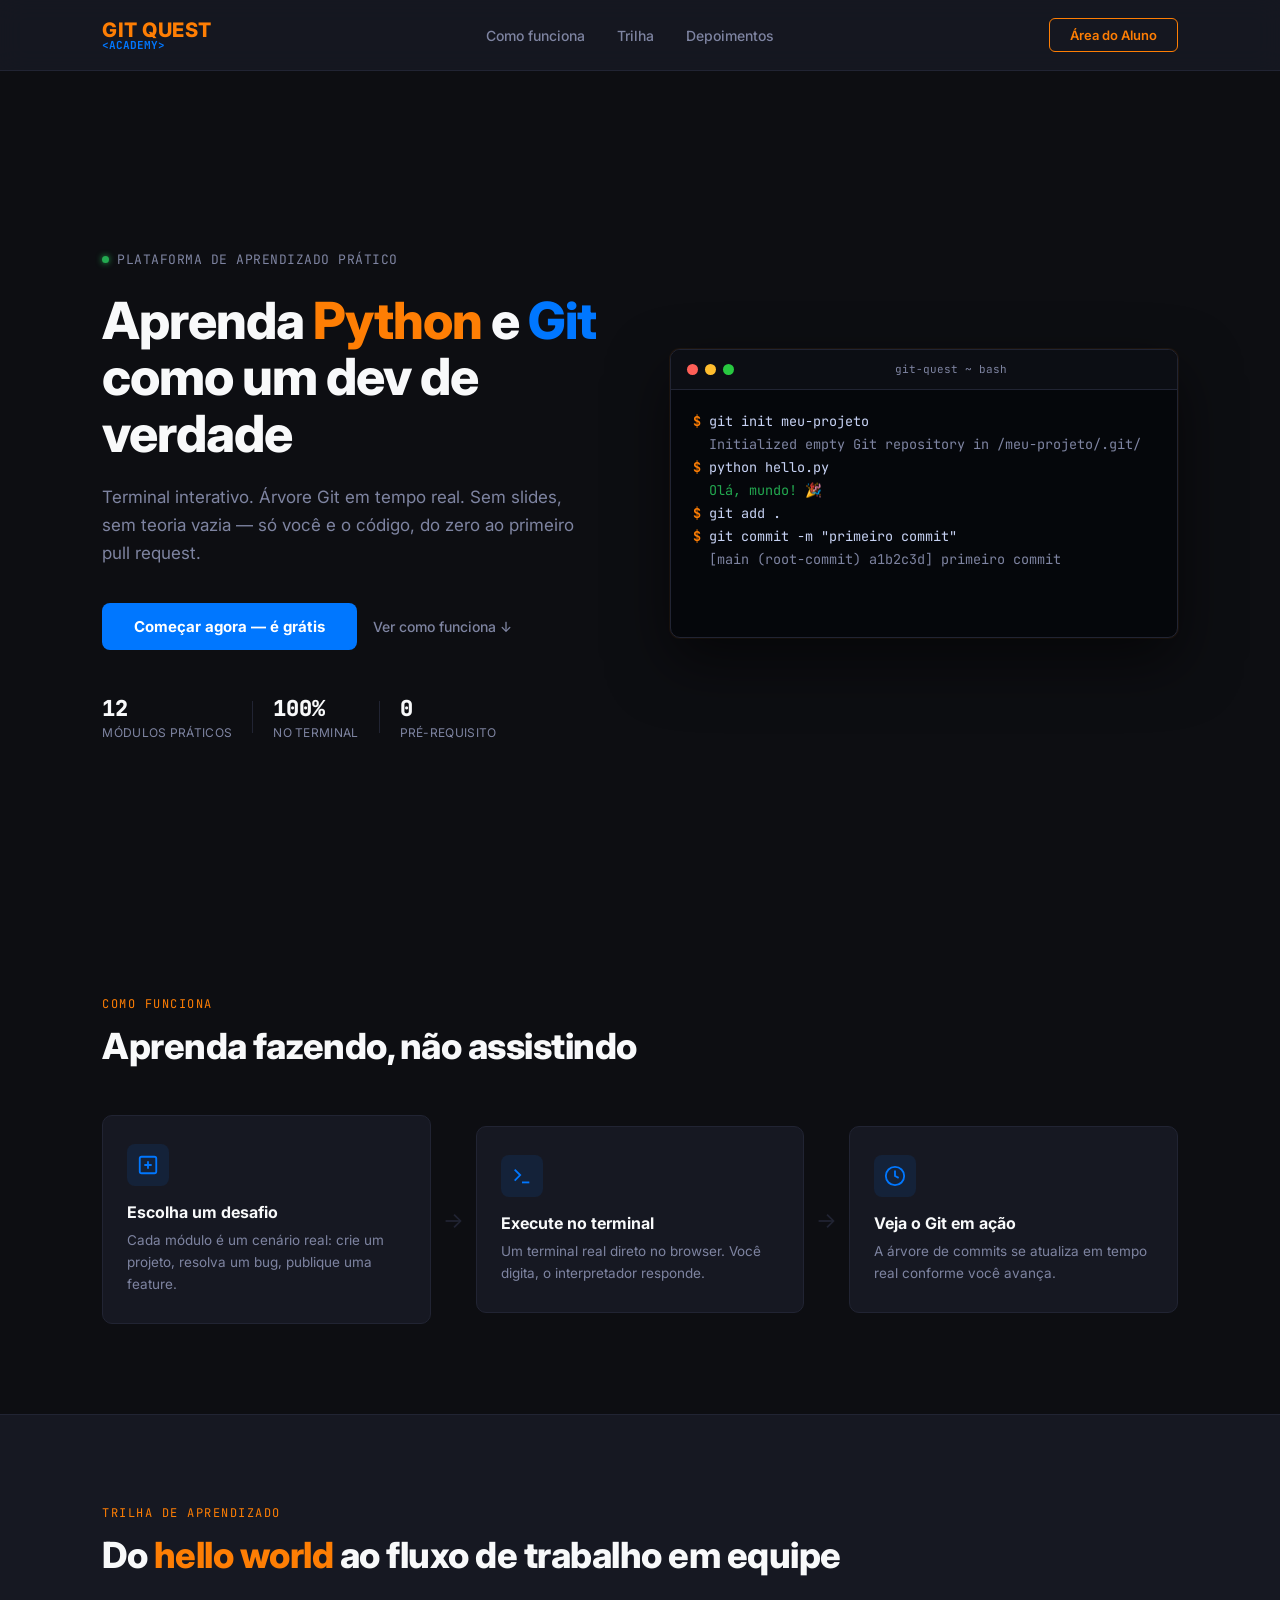
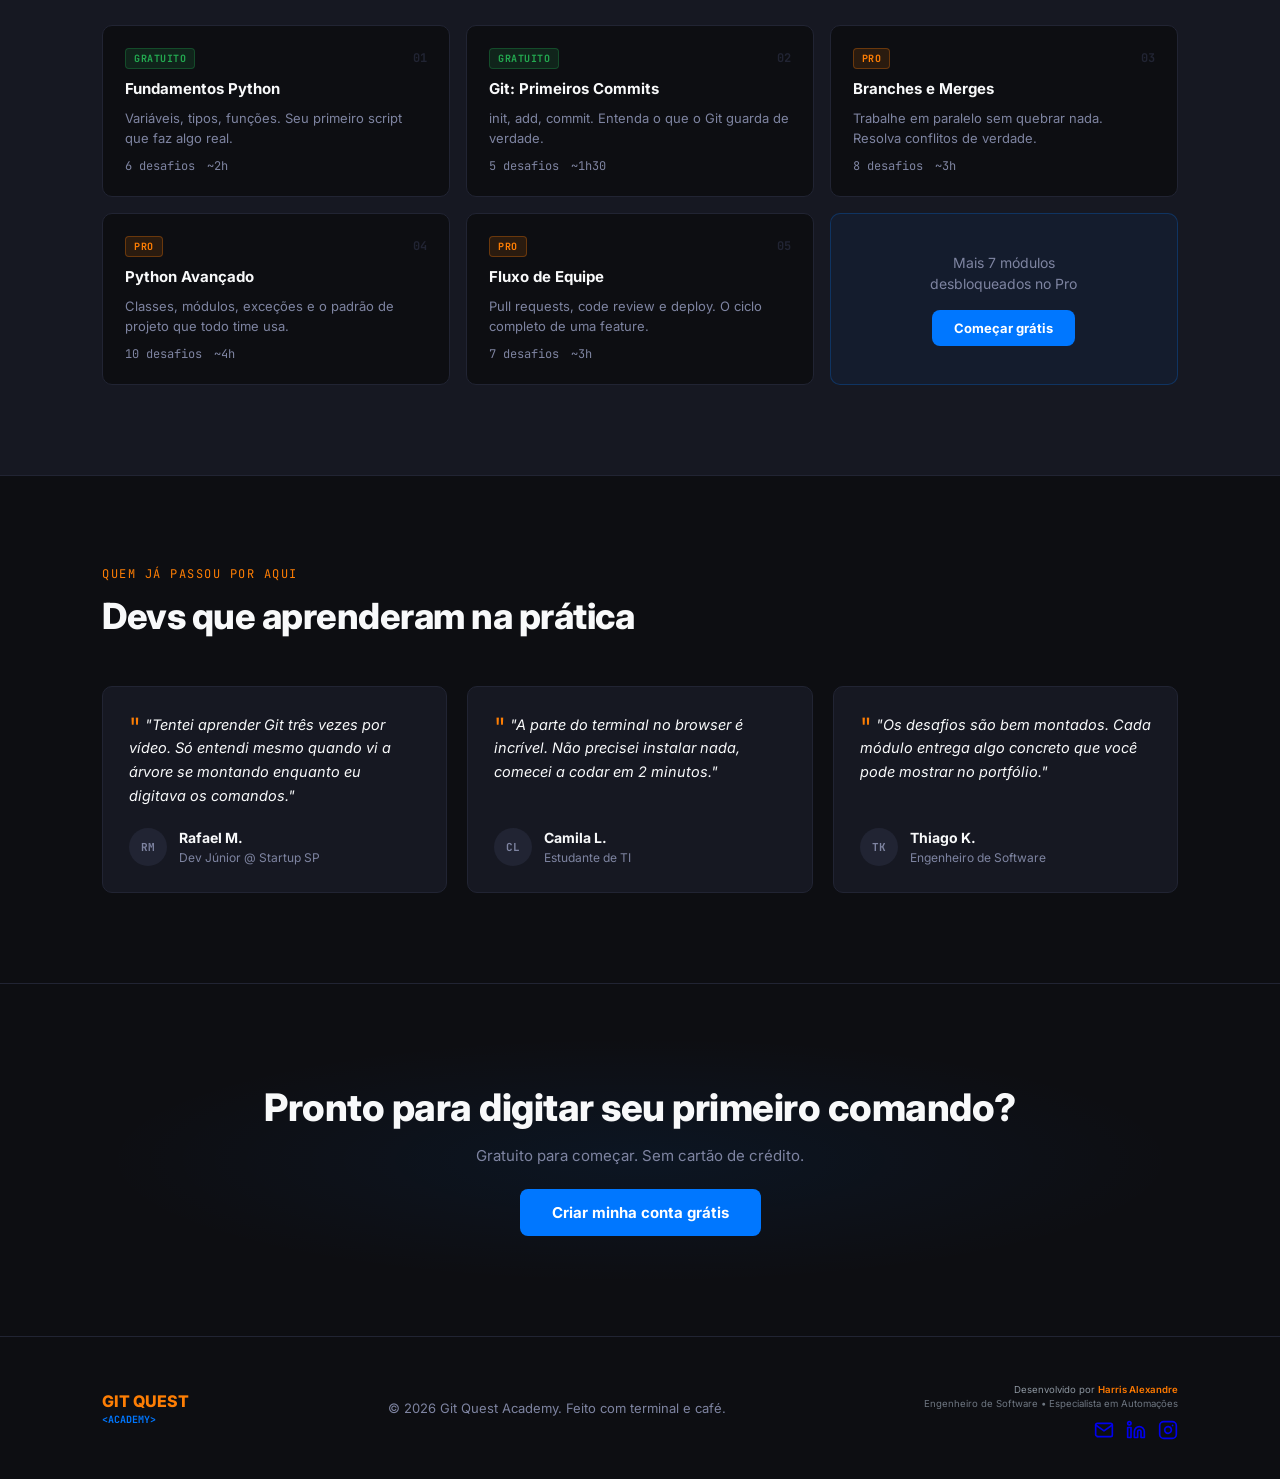
<file: index.html>
<!DOCTYPE html>
<html lang="pt-BR">

<head>
    <meta charset="UTF-8">
    <meta name="viewport" content="width=device-width, initial-scale=1.0">
    <title>Git Quest Academy</title>
    <link rel="preconnect" href="https://fonts.googleapis.com">
    <link rel="preconnect" href="https://fonts.gstatic.com" crossorigin>
    <link
        href="https://fonts.googleapis.com/css2?family=JetBrains+Mono:wght@400;700&family=Inter:wght@400;500;600;700;800&display=swap"
        rel="stylesheet">
    <link rel="stylesheet" href="./styles/landing.css">
</head>

<body class="landing-body">

    <header class="plataforma-header" id="header">
        <div class="logo">
            <h1>Git Quest</h1>
            <span>&lt;ACADEMY&gt;</span>
        </div>
        <nav class="header-nav">
            <a href="#como-funciona">Como funciona</a>
            <a href="#trilha">Trilha</a>
            <a href="#depoimentos">Depoimentos</a>
        </nav>
        <button class="btn-login" id="open-login-btn">Área do Aluno</button>
    </header>

    <section class="hero-section" id="hero">
        <div class="hero-content">
            <div class="hero-eyebrow">
                <span class="eyebrow-dot"></span>
                Plataforma de aprendizado prático
            </div>
            <h2 class="hero-title">
                Aprenda <span class="accent-orange">Python</span> e <span class="accent-blue">Git</span><br>como um dev
                de verdade
            </h2>
            <p class="hero-sub">
                Terminal interativo. Árvore Git em tempo real. Sem slides, sem teoria vazia — só você e o código, do
                zero ao primeiro pull request.
            </p>
            <div class="hero-actions">
                <button class="btn-start" id="start-journey-btn">Começar agora — é grátis</button>
                <a href="#como-funciona" class="btn-ghost">Ver como funciona ↓</a>
            </div>
            <div class="hero-stats">
                <div class="stat">
                    <strong>12</strong>
                    <span>módulos práticos</span>
                </div>
                <div class="stat-divider"></div>
                <div class="stat">
                    <strong>100%</strong>
                    <span>no terminal</span>
                </div>
                <div class="stat-divider"></div>
                <div class="stat">
                    <strong>0</strong>
                    <span>pré-requisito</span>
                </div>
            </div>
        </div>

        <div class="hero-terminal" aria-hidden="true">
            <div class="terminal-bar">
                <span class="t-dot red"></span>
                <span class="t-dot yellow"></span>
                <span class="t-dot green"></span>
                <span class="t-title">git-quest ~ bash</span>
            </div>
            <div class="terminal-body" id="terminal-demo">
                <div class="t-line"><span class="t-prompt">$</span> <span class="t-cmd">git init meu-projeto</span>
                </div>
                <div class="t-line t-out">Initialized empty Git repository in /meu-projeto/.git/</div>
                <div class="t-line"><span class="t-prompt">$</span> <span class="t-cmd">python hello.py</span></div>
                <div class="t-line t-out success">Olá, mundo! 🎉</div>
                <div class="t-line"><span class="t-prompt">$</span> <span class="t-cmd">git add .</span></div>
                <div class="t-line"><span class="t-prompt">$</span> <span class="t-cmd">git commit -m "primeiro
                        commit"</span></div>
                <div class="t-line t-out"> [main (root-commit) a1b2c3d] primeiro commit</div>
                <div class="t-line t-out"> 1 file changed, 1 insertion(+)</div>
                <div class="t-line"><span class="t-prompt">$</span> <span class="t-cursor">█</span></div>
            </div>
        </div>
    </section>

    <section class="section-block" id="como-funciona">
        <div class="section-inner">
            <p class="section-label">Como funciona</p>
            <h3 class="section-title">Aprenda fazendo, não assistindo</h3>
            <div class="steps-grid">
                <div class="step-card">
                    <div class="step-icon">
                        <svg width="22" height="22" viewBox="0 0 24 24" fill="none" stroke="currentColor"
                            stroke-width="2">
                            <rect x="3" y="3" width="18" height="18" rx="2" />
                            <path d="M8 12h8M12 8v8" />
                        </svg>
                    </div>
                    <h4>Escolha um desafio</h4>
                    <p>Cada módulo é um cenário real: crie um projeto, resolva um bug, publique uma feature.</p>
                </div>
                <div class="step-arrow">→</div>
                <div class="step-card">
                    <div class="step-icon">
                        <svg width="22" height="22" viewBox="0 0 24 24" fill="none" stroke="currentColor"
                            stroke-width="2">
                            <polyline points="4 17 10 11 4 5" />
                            <line x1="12" y1="19" x2="20" y2="19" />
                        </svg>
                    </div>
                    <h4>Execute no terminal</h4>
                    <p>Um terminal real direto no browser. Você digita, o interpretador responde.</p>
                </div>
                <div class="step-arrow">→</div>
                <div class="step-card">
                    <div class="step-icon">
                        <svg width="22" height="22" viewBox="0 0 24 24" fill="none" stroke="currentColor"
                            stroke-width="2">
                            <circle cx="12" cy="12" r="10" />
                            <polyline points="12 6 12 12 16 14" />
                        </svg>
                    </div>
                    <h4>Veja o Git em ação</h4>
                    <p>A árvore de commits se atualiza em tempo real conforme você avança.</p>
                </div>
            </div>
        </div>
    </section>

    <section class="section-block section-alt" id="trilha">
        <div class="section-inner">
            <p class="section-label">Trilha de aprendizado</p>
            <h3 class="section-title">Do <span class="accent-orange">hello world</span> ao fluxo de trabalho em equipe
            </h3>
            <div class="trilha-grid">

                <div class="trilha-card unlocked">
                    <div class="trilha-header">
                        <span class="trilha-tag free">Gratuito</span>
                        <span class="trilha-num">01</span>
                    </div>
                    <h4>Fundamentos Python</h4>
                    <p>Variáveis, tipos, funções. Seu primeiro script que faz algo real.</p>
                    <div class="trilha-meta">
                        <span>6 desafios</span>
                        <span>~2h</span>
                    </div>
                </div>

                <div class="trilha-card unlocked">
                    <div class="trilha-header">
                        <span class="trilha-tag free">Gratuito</span>
                        <span class="trilha-num">02</span>
                    </div>
                    <h4>Git: Primeiros Commits</h4>
                    <p>init, add, commit. Entenda o que o Git guarda de verdade.</p>
                    <div class="trilha-meta">
                        <span>5 desafios</span>
                        <span>~1h30</span>
                    </div>
                </div>

                <div class="trilha-card locked">
                    <div class="trilha-header">
                        <span class="trilha-tag pro">Pro</span>
                        <span class="trilha-num">03</span>
                    </div>
                    <h4>Branches e Merges</h4>
                    <p>Trabalhe em paralelo sem quebrar nada. Resolva conflitos de verdade.</p>
                    <div class="trilha-meta">
                        <span>8 desafios</span>
                        <span>~3h</span>
                    </div>
                </div>

                <div class="trilha-card locked">
                    <div class="trilha-header">
                        <span class="trilha-tag pro">Pro</span>
                        <span class="trilha-num">04</span>
                    </div>
                    <h4>Python Avançado</h4>
                    <p>Classes, módulos, exceções e o padrão de projeto que todo time usa.</p>
                    <div class="trilha-meta">
                        <span>10 desafios</span>
                        <span>~4h</span>
                    </div>
                </div>

                <div class="trilha-card locked">
                    <div class="trilha-header">
                        <span class="trilha-tag pro">Pro</span>
                        <span class="trilha-num">05</span>
                    </div>
                    <h4>Fluxo de Equipe</h4>
                    <p>Pull requests, code review e deploy. O ciclo completo de uma feature.</p>
                    <div class="trilha-meta">
                        <span>7 desafios</span>
                        <span>~3h</span>
                    </div>
                </div>

                <div class="trilha-card cta-card">
                    <p>Mais 7 módulos<br>desbloqueados no Pro</p>
                    <button class="btn-start small" id="start-journey-btn-2">Começar grátis</button>
                </div>

            </div>
        </div>
    </section>

    <section class="section-block" id="depoimentos">
        <div class="section-inner">
            <p class="section-label">Quem já passou por aqui</p>
            <h3 class="section-title">Devs que aprenderam na prática</h3>
            <div class="depo-grid">
                <div class="depo-card">
                    <p class="depo-text">"Tentei aprender Git três vezes por vídeo. Só entendi mesmo quando vi a árvore
                        se montando enquanto eu digitava os comandos."</p>
                    <div class="depo-author">
                        <div class="depo-avatar">RM</div>
                        <div>
                            <strong>Rafael M.</strong>
                            <span>Dev Júnior @ Startup SP</span>
                        </div>
                    </div>
                </div>
                <div class="depo-card">
                    <p class="depo-text">"A parte do terminal no browser é incrível. Não precisei instalar nada, comecei
                        a codar em 2 minutos."</p>
                    <div class="depo-author">
                        <div class="depo-avatar">CL</div>
                        <div>
                            <strong>Camila L.</strong>
                            <span>Estudante de TI</span>
                        </div>
                    </div>
                </div>
                <div class="depo-card">
                    <p class="depo-text">"Os desafios são bem montados. Cada módulo entrega algo concreto que você pode
                        mostrar no portfólio."</p>
                    <div class="depo-author">
                        <div class="depo-avatar">TK</div>
                        <div>
                            <strong>Thiago K.</strong>
                            <span>Engenheiro de Software</span>
                        </div>
                    </div>
                </div>
            </div>
        </div>
    </section>

    <section class="cta-final">
        <div class="section-inner cta-inner">
            <h3>Pronto para digitar seu primeiro comando?</h3>
            <p>Gratuito para começar. Sem cartão de crédito.</p>
            <button class="btn-start" id="start-journey-btn-3">Criar minha conta grátis</button>
        </div>
    </section>

    <footer class="site-footer">
        <div class="footer-logo">
            <span class="footer-brand">Git Quest</span>
            <span class="footer-sub">&lt;ACADEMY&gt;</span>
        </div>

        <p class="footer-copy">© <span id="current-year"></span> Git Quest Academy. Feito com terminal e café.</p>

        <div class="footer-credits">
            Desenvolvido por <span class="dev-name">Harris Alexandre</span><br>
            <small>Engenheiro de Software • Especialista em Automações</small>
            <div class="footer-socials">
                <a href="mailto:harrisalexandre308@gmail.com" title="E-mail">
                    <svg width="20" height="20" viewBox="0 0 24 24" fill="none" stroke="currentColor" stroke-width="2"
                        stroke-linecap="round" stroke-linejoin="round">
                        <path d="M4 4h16c1.1 0 2 .9 2 2v12c0 1.1-.9 2-2 2H4c1.1 0-2-.9-2-2V6c0-1.1.9-2 2-2z"></path>
                        <polyline points="22,6 12,13 2,6"></polyline>
                    </svg>
                </a>
                <a href="https://www.linkedin.com/in/harris-alexandre/" target="_blank" rel="noopener" title="LinkedIn">
                    <svg width="20" height="20" viewBox="0 0 24 24" fill="none" stroke="currentColor" stroke-width="2"
                        stroke-linecap="round" stroke-linejoin="round">
                        <path d="M16 8a6 6 0 0 1 6 6v7h-4v-7a2 2 0 0 0-2-2 2 2 0 0 0-2 2v7h-4v-7a6 6 0 0 1 6-6z"></path>
                        <rect x="2" y="9" width="4" height="12"></rect>
                        <circle cx="4" cy="4" r="2"></circle>
                    </svg>
                </a>
                <a href="https://www.instagram.com/_harrisalexandre/" target="_blank" rel="noopener" title="Instagram">
                    <svg width="20" height="20" viewBox="0 0 24 24" fill="none" stroke="currentColor" stroke-width="2"
                        stroke-linecap="round" stroke-linejoin="round">
                        <rect x="2" y="2" width="20" height="20" rx="5" ry="5"></rect>
                        <path d="M16 11.37A4 4 0 1 1 12.63 8 4 4 0 0 1 16 11.37z"></path>
                        <line x1="17.5" y1="6.5" x2="17.51" y2="6.5"></line>
                    </svg>
                </a>
            </div>
        </div>
    </footer>

    <div class="modal-overlay" id="login-modal">
        <div class="modal-box">
            <button class="modal-close" id="close-modal-btn" aria-label="Fechar">✕</button>
            <div class="modal-logo">
                <span class="modal-logo-name">Git Quest</span>
                <span class="modal-logo-tag">&lt;ACADEMY&gt;</span>
            </div>
            <h3>Entrar na plataforma</h3>
            <p class="modal-sub">Continue de onde parou.</p>
            <input type="email" placeholder="Seu e-mail" id="email" autocomplete="email">
            <input type="password" placeholder="Sua senha" id="password" autocomplete="current-password">
            <button class="btn-submit" id="submit-login-btn">Acessar plataforma</button>
            <p class="modal-signup">Ainda não tem conta? <a href="#" id="open-register-link">Criar conta grátis</a></p>
        </div>
    </div>

    <script src="./scripts/landing.js"></script>
</body>

</html>
</file>
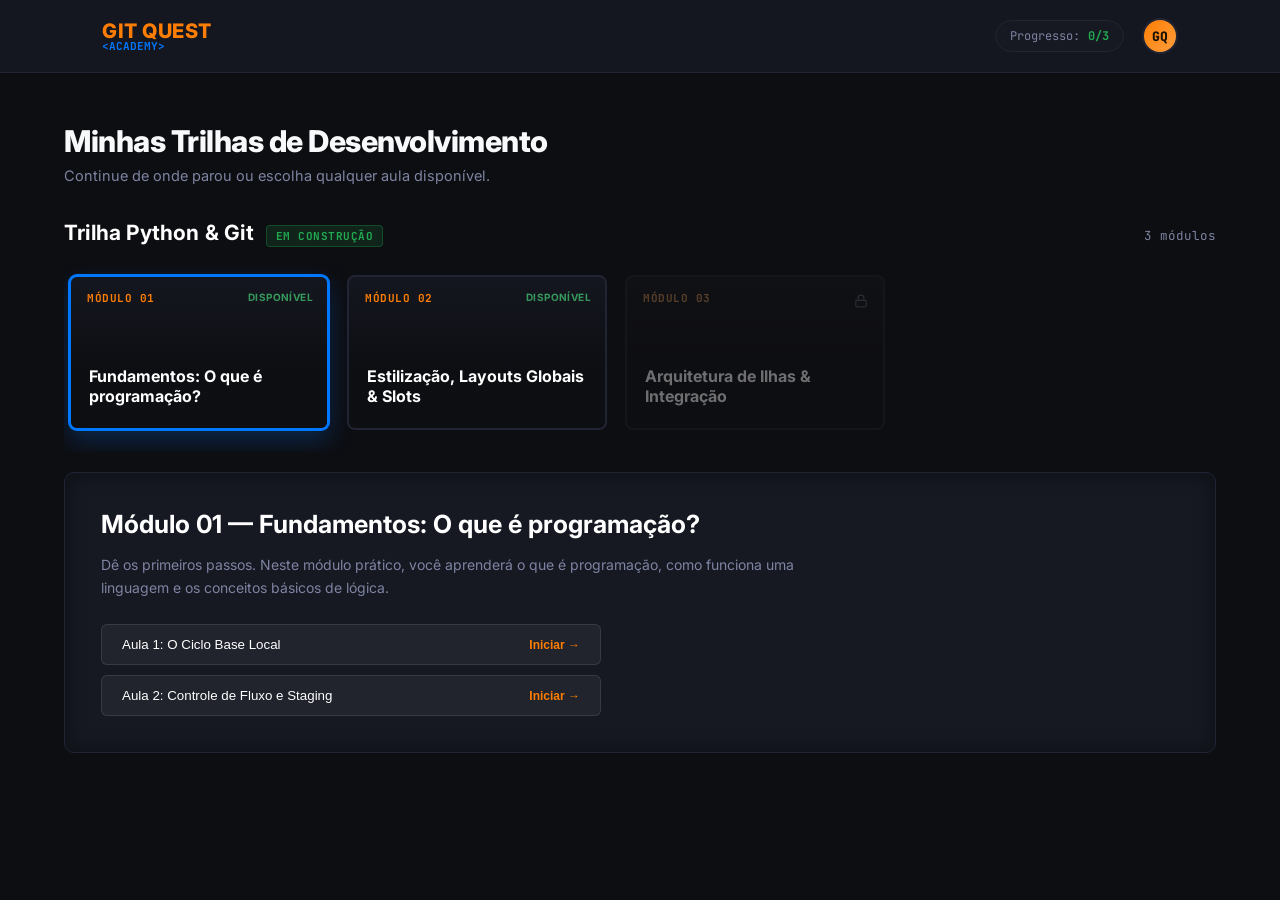
<file: catalogo.html>
<!DOCTYPE html>
<html lang="pt-BR">

<head>
    <meta charset="UTF-8">
    <meta name="viewport" content="width=device-width, initial-scale=1.0">
    <title>Git Quest Academy - Catálogo</title>
    <link rel="preconnect" href="https://fonts.googleapis.com">
    <link rel="preconnect" href="https://fonts.gstatic.com" crossorigin>
    <link
        href="https://fonts.googleapis.com/css2?family=JetBrains+Mono:wght@400;700&family=Inter:wght@400;500;600;700;800&display=swap"
        rel="stylesheet">
    <link rel="stylesheet" href="./styles/catalogo.css">
</head>

<body class="catalogo-body">

    <header class="plataforma-header">
        <div class="logo">
            <h1>Git Quest</h1>
            <span>&lt;ACADEMY&gt;</span>
        </div>
        <div class="header-right">
            <div class="progress-pill">
                <span>Progresso:</span> <strong id="progress-count">0/18</strong>
            </div>
            <div class="user-avatar" title="Sua conta">GQ</div>
        </div>
    </header>

    <div class="netflix-container">

        <div class="page-intro">
            <h2>Minhas Trilhas de Desenvolvimento</h2>
            <p>Continue de onde parou ou escolha qualquer aula disponível.</p>
        </div>

        <div class="row-heading">
            <h2>Trilha Python & Git</h2>
            <span class="row-tag">Em construção</span>
            <span class="row-count" id="row-count">18 aulas</span>
        </div>

        <div class="netflix-row" id="aulas-row">
            <!-- cards injetados via JS -->
        </div>

        <div class="netflix-preview" id="preview-panel">
            <div class="preview-content">
                <h3 id="preview-title">Selecione uma aula acima</h3>
                <p id="preview-desc">Clique em qualquer um dos cards da fileira para inspecionar os detalhes da ementa,
                    objetivos da aula e iniciar seu desafio prático.</p>
                <div id="preview-action-container" style="margin-top: 25px;"></div>
            </div>
        </div>

    </div>

    <!-- progress.js precisa vir ANTES do script inline abaixo -->
    <script src="./scripts/progress.js"></script>
    <script src="./scripts/catalogo.js"></script>
</body>

</html>
</file>
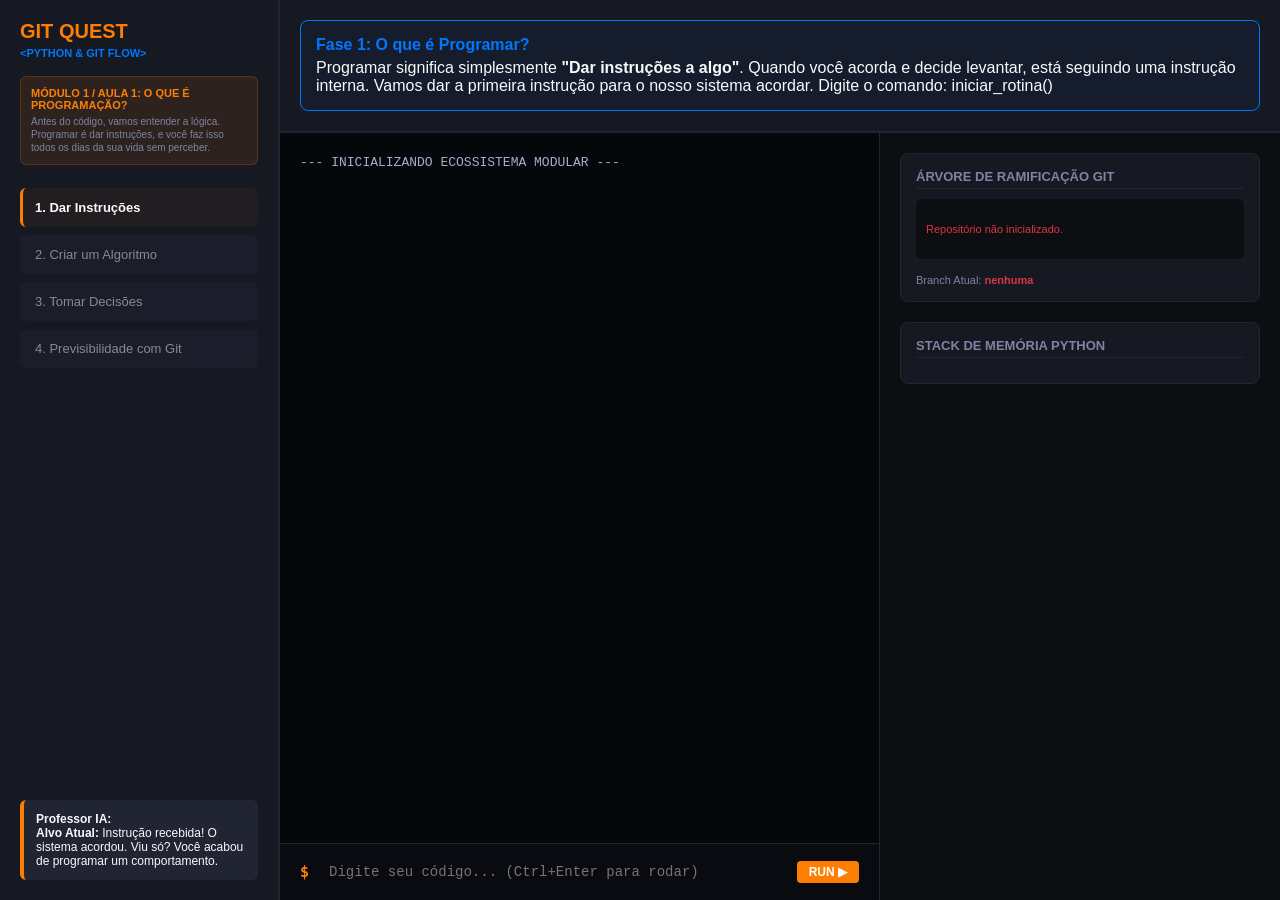
<file: dashboard.html>
<!DOCTYPE html>
<html lang="pt-BR">

<head>
    <meta charset="UTF-8">
    <meta name="viewport" content="width=device-width, initial-scale=1.0">
    <title>Git Quest Academy - Modular</title>
    <link rel="stylesheet" href="./styles/dashboard.css">
    <style>
        .input-area {
            display: flex;
            align-items: center;
            gap: 10px;
            width: 100%;
        }
        .cmd-textarea {
            flex: 1;
            background: transparent;
            border: none;
            color: #fff;
            font-family: 'Courier New', Courier, monospace;
            font-size: 14px;
            resize: none;
            outline: none;
            height: 24px;
            line-height: 24px;
        }
        .play-button {
            background: var(--primary, #fe7e04);
            border: none;
            color: white;
            padding: 4px 12px;
            border-radius: 4px;
            cursor: pointer;
            font-weight: bold;
            font-size: 12px;
            transition: background 0.2s;
        }
        .play-button:hover {
            background: #e06c00;
        }
    </style>
</head>

<body>

    <div id="sidebar">
        <div class="logo-area">
            <h1>Git Quest</h1>
            <span>&lt;PYTHON & GIT FLOW&gt;</span>
        </div>
        <div class="phase-list" id="phase-list-container">
        </div>
        <div id="tutor-alert">
            <strong>Professor IA:</strong><br>
            <span id="tutor-text">Carregando módulos...</span>
        </div>
    </div>

    <div id="main-content">
        <div class="mission-control">
            <div class="challenge-box">
                <h3 id="ch-title">-</h3>
                <p id="ch-desc">-</p>
            </div>
        </div>

        <div class="workspace-grid">
            <div class="interactive-zone">
                <div class="console-log" id="console-display">
                    --- INICIALIZANDO ECOSSISTEMA MODULAR ---<br>
                </div>
                <div class="input-area">
                    <span class="prompt-symbol">$</span>
                    <textarea class="cmd-textarea" id="terminal-in" placeholder="Digite seu código... (Ctrl+Enter para rodar)"></textarea>
                    <button class="play-button" id="play-btn">RUN ▶</button>
                </div>
            </div>

            <div class="visualizer-zone">
                <div class="vis-card">
                    <h4>Árvore de Ramificação Git</h4>
                    <div class="git-node-container" id="git-tree-view">
                        <div style="font-size: 11px; color: var(--error);" id="git-status-msg">Repositório não inicializado.</div>
                    </div>
                    <div style="font-size: 11px; margin-top: 15px; color: var(--text-muted);">
                        Branch Atual: <span id="current-branch-lbl" style="color: var(--error); font-weight:bold;">nenhuma</span>
                    </div>
                </div>

                <div class="vis-card">
                    <h4>Stack de Memória Python</h4>
                    <div class="mem-grid" id="python-memory-view"></div>
                </div>
            </div>
        </div>
    </div>

    <div class="modal-overlay" id="success-modal">
        <div class="modal-box" style="border: 1px solid var(--success); box-shadow: 0 0 20px rgba(35, 169, 80, 0.2);">
            <h3 style="color: var(--success); font-size: 24px; margin-bottom: 10px;">🏆 ETAPA CONCLUÍDA!</h3>
            <p style="color: var(--text); font-size: 14px; margin-bottom: 25px; line-height: 1.5;">
                Excelente trabalho! Você validou todos os objetivos propostos para esta linha de aprendizado.
            </p>
            <a href="#" class="btn-submit" id="modal-next-btn" style="background: var(--success); text-decoration: none; display: inline-block; width: auto; padding: 12px 30px;">
                Avançar para Próxima Etapa ➔
            </a>
        </div>
    </div>

    <script src="./desafios/modulo1aula1.js"></script>
    <script src="./desafios/modulo1aula2.js"></script>
    <script src="./desafios/modulo1aula3.js"></script>

    <script src="./scripts/progress.js"></script>

    <script src="./scripts/app.js"></script>
</body>

</html>
</file>
<file: styles/landing.css>
/* ==========================================================================
   DESIGN SYSTEM — importado/espelhado do style.css principal
   ========================================================================== */
:root {
    --bg-primary: #0d0e12;
    --bg-secondary: #161822;
    --bg-tertiary: #212433;
    --primary: #FE7E04;
    --secondary: #0077FF;
    --success: #23a950;
    --error: #dc3545;
    --text: #f8f9fa;
    --text-muted: #7e84a1;

    /* Tipografia landing */
    --font-display: 'Inter', 'Segoe UI', sans-serif;
    --font-mono: 'JetBrains Mono', 'Courier New', monospace;
}

*,
*::before,
*::after {
    box-sizing: border-box;
    margin: 0;
    padding: 0;
}

html {
    scroll-behavior: smooth;
}

body {
    background: var(--bg-primary);
    color: var(--text);
    font-family: var(--font-display);
    overflow-x: hidden;
    /* Override main style.css which sets display:flex and overflow:hidden */
    display: block !important;
    height: auto !important;
    overflow-y: auto !important;
    width: auto !important;
}

/* ==========================================================================
   HEADER
   ========================================================================== */
header.plataforma-header {
    position: sticky;
    top: 0;
    z-index: 100;
    display: flex;
    justify-content: space-between;
    align-items: center;
    padding: 18px 8%;
    background: rgba(22, 24, 34, 0.92);
    border-bottom: 1px solid var(--bg-tertiary);
    backdrop-filter: blur(12px);
    -webkit-backdrop-filter: blur(12px);
    transition: background 0.3s;
}

.logo {
    display: flex;
    flex-direction: column;
    line-height: 1;
}

.logo h1 {
    color: var(--primary);
    font-size: 20px;
    text-transform: uppercase;
    font-weight: 800;
    letter-spacing: 0.5px;
}

.logo span {
    color: var(--secondary);
    font-size: 11px;
    font-family: var(--font-mono);
    font-weight: 700;
}

.header-nav {
    display: flex;
    gap: 32px;
}

.header-nav a {
    color: var(--text-muted);
    text-decoration: none;
    font-size: 14px;
    font-weight: 500;
    transition: color 0.2s;
}

.header-nav a:hover {
    color: var(--text);
}

.btn-login {
    background: transparent;
    border: 1.5px solid var(--primary);
    color: var(--primary);
    padding: 8px 20px;
    border-radius: 6px;
    cursor: pointer;
    font-weight: 600;
    font-size: 13px;
    transition: background 0.2s, color 0.2s;
    font-family: var(--font-display);
}

.btn-login:hover {
    background: var(--primary);
    color: #fff;
}

/* ==========================================================================
   HERO
   ========================================================================== */
.hero-section {
    display: grid;
    grid-template-columns: 1fr 1fr;
    align-items: center;
    gap: 60px;
    padding: 90px 8% 80px;
    min-height: calc(100vh - 65px);
}

.hero-eyebrow {
    display: inline-flex;
    align-items: center;
    gap: 8px;
    font-size: 13px;
    color: var(--text-muted);
    font-family: var(--font-mono);
    margin-bottom: 24px;
    text-transform: uppercase;
    letter-spacing: 0.5px;
}

.eyebrow-dot {
    width: 7px;
    height: 7px;
    border-radius: 50%;
    background: var(--success);
    box-shadow: 0 0 6px var(--success);
    animation: pulse-dot 2s infinite;
}

@keyframes pulse-dot {

    0%,
    100% {
        opacity: 1;
    }

    50% {
        opacity: 0.4;
    }
}

.hero-title {
    font-size: clamp(32px, 4vw, 52px);
    font-weight: 800;
    line-height: 1.1;
    letter-spacing: -1px;
    margin-bottom: 22px;
}

.accent-orange {
    color: var(--primary);
}

.accent-blue {
    color: var(--secondary);
}

.hero-sub {
    font-size: 17px;
    color: var(--text-muted);
    line-height: 1.65;
    margin-bottom: 36px;
    max-width: 480px;
}

.hero-actions {
    display: flex;
    gap: 16px;
    align-items: center;
    flex-wrap: wrap;
    margin-bottom: 44px;
}

.btn-start {
    background: var(--secondary);
    color: #fff;
    padding: 14px 32px;
    border-radius: 8px;
    font-size: 15px;
    font-weight: 700;
    border: none;
    cursor: pointer;
    transition: background 0.2s, box-shadow 0.2s, transform 0.15s;
    font-family: var(--font-display);
    text-decoration: none;
    display: inline-block;
}

.btn-start:hover {
    background: #0066dc;
    box-shadow: 0 0 20px rgba(0, 119, 255, 0.35);
    transform: translateY(-1px);
}

.btn-start.small {
    padding: 10px 22px;
    font-size: 13px;
}

.btn-ghost {
    color: var(--text-muted);
    text-decoration: none;
    font-size: 14px;
    font-weight: 500;
    transition: color 0.2s;
}

.btn-ghost:hover {
    color: var(--text);
}

.hero-stats {
    display: flex;
    align-items: center;
    gap: 20px;
}

.stat {
    display: flex;
    flex-direction: column;
    gap: 2px;
}

.stat strong {
    font-size: 22px;
    font-weight: 800;
    color: var(--text);
    font-family: var(--font-mono);
}

.stat span {
    font-size: 12px;
    color: var(--text-muted);
    text-transform: uppercase;
    letter-spacing: 0.3px;
}

.stat-divider {
    width: 1px;
    height: 32px;
    background: var(--bg-tertiary);
}

/* ==========================================================================
   TERMINAL ANIMADO (ASSINATURA VISUAL)
   ========================================================================== */
.hero-terminal {
    background: #05070b;
    border: 1px solid var(--bg-tertiary);
    border-radius: 10px;
    overflow: hidden;
    box-shadow: 0 24px 60px rgba(0, 0, 0, 0.55), 0 0 0 1px rgba(254, 126, 4, 0.08);
    font-family: var(--font-mono);
    font-size: 13.5px;
    line-height: 1.7;
}

.terminal-bar {
    display: flex;
    align-items: center;
    gap: 7px;
    padding: 10px 16px;
    background: #0c0e14;
    border-bottom: 1px solid var(--bg-tertiary);
}

.t-dot {
    width: 11px;
    height: 11px;
    border-radius: 50%;
}

.t-dot.red {
    background: #ff5f57;
}

.t-dot.yellow {
    background: #ffbd2e;
}

.t-dot.green {
    background: #28c840;
}

.t-title {
    margin-left: auto;
    font-size: 11px;
    color: var(--text-muted);
    margin-right: auto;
}

.terminal-body {
    padding: 20px 22px;
    min-height: 220px;
}

.t-line {
    display: flex;
    align-items: baseline;
    gap: 8px;
    opacity: 0 !important;
    /* Força início invisível para o JS funcionar */
    transform: translateY(4px);
    transition: opacity 0.25s ease, transform 0.25s ease;
}

.t-line.visible {
    opacity: 1 !important;
    /* Força a visibilidade controlada pelo script */
    transform: translateY(0);
}

.t-prompt {
    color: var(--primary);
    font-weight: 700;
    flex-shrink: 0;
}

.t-cmd {
    color: #c8d3f5;
}

.t-out {
    color: var(--text-muted);
    padding-left: 16px;
}

.t-out.success {
    color: var(--success);
}

.t-cursor {
    color: var(--primary);
    animation: blink 1s step-end infinite;
}

@keyframes blink {

    0%,
    100% {
        opacity: 1;
    }

    50% {
        opacity: 0;
    }
}

/* ==========================================================================
   SEÇÕES GERAIS
   ========================================================================== */
.section-block {
    padding: 90px 8%;
}

.section-alt {
    background: var(--bg-secondary);
    border-top: 1px solid var(--bg-tertiary);
    border-bottom: 1px solid var(--bg-tertiary);
}

.section-inner {
    max-width: 1100px;
    margin: 0 auto;
}

.section-label {
    font-family: var(--font-mono);
    font-size: 12px;
    color: var(--primary);
    text-transform: uppercase;
    letter-spacing: 1.5px;
    margin-bottom: 14px;
}

.section-title {
    font-size: clamp(24px, 3vw, 36px);
    font-weight: 800;
    letter-spacing: -0.5px;
    margin-bottom: 48px;
    line-height: 1.15;
}

/* ==========================================================================
   COMO FUNCIONA
   ========================================================================== */
.steps-grid {
    display: flex;
    align-items: center;
    gap: 12px;
}

.step-card {
    flex: 1;
    background: var(--bg-secondary);
    border: 1px solid var(--bg-tertiary);
    border-radius: 10px;
    padding: 28px 24px;
    transition: border-color 0.2s;
}

.step-card:hover {
    border-color: rgba(0, 119, 255, 0.3);
}

.step-icon {
    width: 42px;
    height: 42px;
    background: rgba(0, 119, 255, 0.1);
    border-radius: 8px;
    display: flex;
    align-items: center;
    justify-content: center;
    color: var(--secondary);
    margin-bottom: 16px;
}

.step-card h4 {
    font-size: 16px;
    font-weight: 700;
    margin-bottom: 8px;
}

.step-card p {
    font-size: 13.5px;
    color: var(--text-muted);
    line-height: 1.6;
}

.step-arrow {
    color: var(--bg-tertiary);
    font-size: 22px;
    flex-shrink: 0;
}

/* ==========================================================================
   TRILHA
   ========================================================================== */
.trilha-grid {
    display: grid;
    grid-template-columns: repeat(3, 1fr);
    gap: 16px;
}

.trilha-card {
    background: var(--bg-primary);
    border: 1px solid var(--bg-tertiary);
    border-radius: 10px;
    padding: 22px;
    display: flex;
    flex-direction: column;
    gap: 10px;
    transition: border-color 0.2s, transform 0.2s;
}

.trilha-card.unlocked:hover {
    border-color: var(--primary);
    transform: translateY(-2px);
}

.trilha-card.locked {
    opacity: 0.5;
}

.trilha-card.cta-card {
    background: rgba(0, 119, 255, 0.05);
    border-color: rgba(0, 119, 255, 0.25);
    align-items: center;
    justify-content: center;
    text-align: center;
    gap: 16px;
}

.trilha-card.cta-card p {
    color: var(--text-muted);
    font-size: 14px;
    line-height: 1.5;
}

.trilha-header {
    display: flex;
    justify-content: space-between;
    align-items: center;
}

.trilha-tag {
    font-size: 10px;
    font-family: var(--font-mono);
    font-weight: 700;
    text-transform: uppercase;
    letter-spacing: 0.5px;
    padding: 3px 8px;
    border-radius: 4px;
}

.trilha-tag.free {
    background: rgba(35, 169, 80, 0.15);
    color: var(--success);
    border: 1px solid rgba(35, 169, 80, 0.3);
}

.trilha-tag.pro {
    background: rgba(254, 126, 4, 0.12);
    color: var(--primary);
    border: 1px solid rgba(254, 126, 4, 0.3);
}

.trilha-num {
    font-family: var(--font-mono);
    font-size: 12px;
    color: var(--bg-tertiary);
    font-weight: 700;
}

.trilha-card h4 {
    font-size: 15px;
    font-weight: 700;
}

.trilha-card>p {
    font-size: 13px;
    color: var(--text-muted);
    line-height: 1.55;
}

.trilha-meta {
    display: flex;
    gap: 12px;
    margin-top: auto;
}

.trilha-meta span {
    font-size: 12px;
    color: var(--text-muted);
    font-family: var(--font-mono);
}

/* ==========================================================================
   DEPOIMENTOS
   ========================================================================== */
.depo-grid {
    display: grid;
    grid-template-columns: repeat(3, 1fr);
    gap: 20px;
}

.depo-card {
    background: var(--bg-secondary);
    border: 1px solid var(--bg-tertiary);
    border-radius: 10px;
    padding: 26px;
    display: flex;
    flex-direction: column;
    gap: 20px;
}

.depo-text {
    font-size: 14.5px;
    color: var(--text);
    line-height: 1.65;
    font-style: italic;
    flex-grow: 1;
}

.depo-text::before {
    content: '"';
    color: var(--primary);
    font-size: 28px;
    font-style: normal;
    line-height: 0;
    vertical-align: -8px;
    margin-right: 4px;
}

.depo-author {
    display: flex;
    align-items: center;
    gap: 12px;
}

.depo-avatar {
    width: 38px;
    height: 38px;
    border-radius: 50%;
    background: var(--bg-tertiary);
    display: flex;
    align-items: center;
    justify-content: center;
    font-size: 11px;
    font-weight: 700;
    color: var(--text-muted);
    flex-shrink: 0;
    font-family: var(--font-mono);
}

.depo-author strong {
    display: block;
    font-size: 14px;
}

.depo-author span {
    font-size: 12px;
    color: var(--text-muted);
}

/* ==========================================================================
   CTA FINAL
   ========================================================================== */
.cta-final {
    padding: 100px 8%;
    text-align: center;
    background: radial-gradient(ellipse 60% 50% at 50% 50%, rgba(0, 119, 255, 0.07) 0%, transparent 70%);
    border-top: 1px solid var(--bg-tertiary);
}

.cta-inner {
    display: flex;
    flex-direction: column;
    align-items: center;
    gap: 16px;
}

.cta-final h3 {
    font-size: clamp(24px, 3vw, 38px);
    font-weight: 800;
    letter-spacing: -0.5px;
}

.cta-final p {
    color: var(--text-muted);
    font-size: 15px;
    margin-bottom: 8px;
}

/* ==========================================================================
   FOOTER
   ========================================================================== */
.site-footer {
    padding: 36px 8%;
    border-top: 1px solid var(--bg-tertiary);
    display: flex;
    justify-content: space-between;
    align-items: center;
}

.footer-logo {
    display: flex;
    flex-direction: column;
    gap: 2px;
}

.footer-brand {
    font-size: 16px;
    font-weight: 800;
    color: var(--primary);
    text-transform: uppercase;
}

.footer-sub {
    font-family: var(--font-mono);
    font-size: 10px;
    color: var(--secondary);
    font-weight: 700;
}

.footer-copy {
    font-size: 13px;
    color: var(--text-muted);
}
.footer-credits {
    margin-top: 5px;
    padding-top: 5px;
    font-size: 0.6rem; /* Diminuído de 0.9rem para 0.8rem */
    color: #8b949e;
    text-align: right;
    line-height: 1.4;  /* Ajusta o espaçamento entre a linha do nome e da profissão */
}

.dev-name {
    color: #ff7a00;
    font-weight: 600;
}

/* Controla especificamente a linha "Engenheiro de Software • Especialista em Automações" */
.footer-credits small {
    font-size: 0.6rem; /* Deixa a profissão ainda menor que o nome */
    color: #6e7681;    /* Um tom cinza ligeiramente mais discreto (opcional) */
}

.footer-socials {
    display: flex;
    gap: 12px;
    justify-content: flex-end;
    margin-top: 10px;
}

.footer-socials a:hover {
    color: #58a6ff;
}

/* ==========================================================================
   MODAL
   ========================================================================== */
.modal-overlay {
    position: fixed;
    inset: 0;
    background: rgba(0, 0, 0, 0.85);
    display: flex;
    align-items: center;
    justify-content: center;
    opacity: 0;
    pointer-events: none;
    transition: opacity 0.25s ease;
    z-index: 9999;
    backdrop-filter: blur(4px);
    -webkit-backdrop-filter: blur(4px);
}

.modal-overlay.active {
    opacity: 1;
    pointer-events: auto;
}

.modal-box {
    position: relative;
    background: var(--bg-secondary);
    padding: 44px 40px 36px;
    border-radius: 14px;
    border: 1px solid var(--bg-tertiary);
    width: 100%;
    max-width: 400px;
    text-align: center;
    box-shadow: 0 32px 80px rgba(0, 0, 0, 0.5);
    transform: translateY(12px);
    transition: transform 0.25s ease;
}

.modal-overlay.active .modal-box {
    transform: translateY(0);
}

.modal-close {
    position: absolute;
    top: 14px;
    right: 16px;
    background: none;
    border: none;
    color: var(--text-muted);
    font-size: 16px;
    cursor: pointer;
    padding: 4px 8px;
    border-radius: 4px;
    transition: color 0.2s, background 0.2s;
}

.modal-close:hover {
    color: var(--text);
    background: var(--bg-tertiary);
}

.modal-logo {
    display: flex;
    flex-direction: column;
    align-items: center;
    gap: 2px;
    margin-bottom: 20px;
}

.modal-logo-name {
    font-size: 18px;
    font-weight: 800;
    color: var(--primary);
    text-transform: uppercase;
    letter-spacing: 0.5px;
}

.modal-logo-tag {
    font-family: var(--font-mono);
    font-size: 11px;
    color: var(--secondary);
    font-weight: 700;
}

.modal-box h3 {
    font-size: 20px;
    font-weight: 700;
    margin-bottom: 6px;
    color: var(--text);
}

.modal-sub {
    font-size: 13px;
    color: var(--text-muted);
    margin-bottom: 24px;
}

.modal-box input {
    width: 100%;
    padding: 12px 14px;
    margin-bottom: 12px;
    background: var(--bg-primary);
    border: 1px solid var(--bg-tertiary);
    border-radius: 7px;
    color: var(--text);
    outline: none;
    font-size: 14px;
    font-family: var(--font-display);
    transition: border-color 0.2s;
    text-align: left;
}

.modal-box input::placeholder {
    color: var(--text-muted);
}

.modal-box input:focus {
    border-color: var(--secondary);
}

.btn-submit {
    width: 100%;
    background: var(--primary);
    color: #fff;
    border: none;
    padding: 13px 28px;
    border-radius: 7px;
    font-weight: 700;
    cursor: pointer;
    font-size: 14px;
    font-family: var(--font-display);
    transition: background 0.2s, transform 0.15s;
    margin-top: 4px;
}

.btn-submit:hover {
    background: #e07003;
    transform: translateY(-1px);
}

.modal-signup {
    margin-top: 18px;
    font-size: 13px;
    color: var(--text-muted);
}

.modal-signup a {
    color: var(--secondary);
    text-decoration: none;
    font-weight: 600;
}

.modal-signup a:hover {
    text-decoration: underline;
}

/* ==========================================================================
   RESPONSIVO
   ========================================================================== */
@media (max-width: 960px) {
    .hero-section {
        grid-template-columns: 1fr;
        padding: 60px 6% 50px;
        min-height: auto;
        gap: 40px;
    }

    .hero-terminal {
        width: 100%;
    }

    .header-nav {
        display: none;
    }

    .steps-grid {
        flex-direction: column;
    }

    .step-arrow {
        transform: rotate(90deg);
    }

    .trilha-grid {
        grid-template-columns: repeat(2, 1fr);
    }

    .depo-grid {
        grid-template-columns: 1fr;
    }

    .site-footer {
        flex-direction: column;
        gap: 20px;
        text-align: center;
    }

    .footer-credits,
    .footer-socials {
        text-align: center;
        justify-content: center;
    }
}

@media (max-width: 600px) {
    .trilha-grid {
        grid-template-columns: 1fr;
    }

    .section-block {
        padding: 60px 5%;
    }

    .modal-box {
        margin: 0 16px;
        padding: 36px 24px 28px;
    }

    .hero-stats {
        flex-wrap: wrap;
        gap: 16px;
    }

    .stat-divider {
        display: none;
    }
}

/* Respeita preferência de movimento reduzido */
@media (prefers-reduced-motion: reduce) {

    *,
    *::before,
    *::after {
        animation-duration: 0.01ms !important;
        transition-duration: 0.01ms !important;
    }
}
</file>
<file: styles/catalogo.css>
:root {
    --bg-primary: #0d0e12;
    --bg-secondary: #161822;
    --bg-tertiary: #212433;
    --primary: #FE7E04;
    --secondary: #0077FF;
    --success: #23a950;
    --error: #dc3545;
    --text: #f8f9fa;
    --text-muted: #7e84a1;
    --font-display: 'Inter', 'Segoe UI', sans-serif;
    --font-mono: 'JetBrains Mono', 'Courier New', monospace;
}

*, *::before, *::after { box-sizing: border-box; margin: 0; padding: 0; }
html { scroll-behavior: smooth; }

body {
    background: var(--bg-primary);
    color: var(--text);
    font-family: var(--font-display);
    overflow-x: hidden;
    /* Sobrescreve o style.css principal (display:flex / overflow:hidden) */
    display: block !important;
    height: auto !important;
    overflow-y: auto !important;
    width: auto !important;
}

/* HEADER */
header.plataforma-header {
    position: sticky; top: 0; z-index: 100;
    display: flex; justify-content: space-between; align-items: center;
    padding: 18px 8%;
    background: rgba(22,24,34,0.95);
    border-bottom: 1px solid var(--bg-tertiary);
    backdrop-filter: blur(12px);
    -webkit-backdrop-filter: blur(12px);
}
.logo { display: flex; flex-direction: column; line-height: 1; }
.logo h1 { color: var(--primary); font-size: 20px; text-transform: uppercase; font-weight: 800; letter-spacing: 0.5px; }
.logo span { color: var(--secondary); font-size: 11px; font-family: var(--font-mono); font-weight: 700; }

.header-right { display: flex; align-items: center; gap: 18px; }

.progress-pill {
    display: flex; align-items: center; gap: 8px;
    background: var(--bg-secondary); border: 1px solid var(--bg-tertiary);
    padding: 7px 14px; border-radius: 20px;
    font-family: var(--font-mono); font-size: 12px; color: var(--text-muted);
}
.progress-pill strong { color: var(--success); font-weight: 700; }

.user-avatar {
    width: 36px; height: 36px; border-radius: 50%;
    background: linear-gradient(135deg, var(--primary), #ff9d3d);
    display: flex; align-items: center; justify-content: center;
    font-size: 13px; font-weight: 800; color: #1a1100;
    font-family: var(--font-mono); cursor: pointer;
    border: 2px solid var(--bg-tertiary);
}

/* CONTAINER GERAL */
.netflix-container { padding: 50px 5% 30px; }
.netflix-container > .page-intro { margin-bottom: 36px; }
.page-intro h2 { font-size: 30px; font-weight: 800; letter-spacing: -0.5px; margin-bottom: 8px; }
.page-intro p { color: var(--text-muted); font-size: 14.5px; }

/* TÍTULOS DE LINHA */
.row-heading { display: flex; align-items: baseline; gap: 12px; margin-bottom: 18px; }
.row-heading h2 { font-size: 21px; color: #fff; font-weight: 700; letter-spacing: 0.2px; }
.row-heading .row-tag {
    font-family: var(--font-mono); font-size: 11px; font-weight: 700;
    text-transform: uppercase; letter-spacing: 0.5px;
    padding: 3px 9px; border-radius: 4px;
    background: rgba(35,169,80,0.15); color: var(--success);
    border: 1px solid rgba(35,169,80,0.3);
}
.row-heading .row-count { margin-left: auto; font-size: 12.5px; color: var(--text-muted); font-family: var(--font-mono); }

/* LINHA HORIZONTAL */
.netflix-row { display: flex; gap: 18px; overflow-x: auto; padding: 10px 5px 22px; scrollbar-width: none; }
.netflix-row::-webkit-scrollbar { display: none; }

/* CARD */
.netflix-card {
    min-width: 260px; width: 260px; height: 155px;
    background: var(--bg-secondary); border: 2px solid var(--bg-tertiary);
    border-radius: 8px; cursor: pointer;
    transition: transform 0.3s cubic-bezier(0.25,1,0.5,1), border-color 0.3s ease, box-shadow 0.3s ease;
    position: relative; overflow: hidden; flex-shrink: 0;
}
.netflix-card.ativo:hover { transform: scale(1.045); border-color: var(--primary); box-shadow: 0 10px 25px rgba(0,0,0,0.6); }
.netflix-card.selecionado { border-color: var(--secondary); box-shadow: 0 0 0 1px var(--secondary), 0 10px 25px rgba(0,119,255,0.25); }
.netflix-card.bloqueado { opacity: 0.4; cursor: not-allowed; filter: grayscale(50%); }
.netflix-card.concluido { border-color: rgba(35,169,80,0.4); }

.card-cover {
    padding: 18px; height: 100%; display: flex; flex-direction: column; justify-content: flex-end;
    background: linear-gradient(to top, rgba(13,14,18,0.95) 40%, rgba(13,14,18,0.15) 100%);
    box-sizing: border-box; position: relative;
}
.card-number { position: absolute; top: 14px; left: 16px; font-family: var(--font-mono); font-size: 11px; color: var(--text-muted); font-weight: 700; letter-spacing: 0.5px; }
.card-cover h3 { font-size: 16px; color: #fff; margin-bottom: 4px; font-weight: 700; line-height: 1.25; }
.card-cover p { font-size: 12px; color: var(--text-muted); line-height: 1.4; }

.badge-status {
    position: absolute; top: 14px; right: 14px; font-size: 10px; font-weight: 700;
    text-transform: uppercase; letter-spacing: 0.4px;
    display: flex; align-items: center; gap: 4px;
}
.badge-status.text-success { color: var(--success); }
.badge-status.text-muted { color: var(--text-muted); }
.badge-status.text-secondary { color: var(--secondary); }
.badge-status svg { width: 12px; height: 12px; }

.lock-icon { position: absolute; top: 14px; right: 14px; color: var(--text-muted); }

/* PREVIEW PANEL */
.netflix-preview {
    margin-top: 20px; background: var(--bg-secondary); border: 1px solid var(--bg-tertiary);
    border-radius: 10px; min-height: 190px; padding: 36px; box-sizing: border-box;
    transition: all 0.3s ease; box-shadow: inset 0 0 20px rgba(0,0,0,0.4);
}
.preview-content { max-width: 760px; }
.preview-meta { display: flex; align-items: center; gap: 10px; margin-bottom: 14px; }
.preview-meta .meta-number {
    font-family: var(--font-mono); font-size: 12px; color: var(--primary); font-weight: 700;
    background: rgba(254,126,4,0.1); border: 1px solid rgba(254,126,4,0.25);
    padding: 3px 10px; border-radius: 4px;
}
.preview-meta .meta-status { font-size: 11.5px; font-family: var(--font-mono); color: var(--text-muted); text-transform: uppercase; letter-spacing: 0.4px; }
.preview-content h3 { font-size: 25px; margin-bottom: 14px; color: #fff; font-weight: 700; }
.preview-content p { font-size: 14px; color: var(--text-muted); line-height: 1.65; }

/* Botões de ação */
.btn-entrar, .btn-bloqueado {
    border: none; padding: 12px 28px; border-radius: 6px; font-weight: 700; cursor: pointer;
    font-size: 14px; text-align: center; display: inline-block; text-decoration: none;
    font-family: var(--font-display); transition: background 0.2s ease, transform 0.15s ease;
}
.btn-entrar { background: var(--primary); color: #fff; }
.btn-entrar:hover { background: #e06f03; transform: translateY(-1px); }
.btn-bloqueado { background: var(--bg-tertiary); color: var(--text-muted); border: 1px solid rgba(255,255,255,0.05); cursor: not-allowed; }

/* RESPONSIVO */
@media (max-width: 720px) {
    .netflix-container { padding: 36px 5% 24px; }
    .netflix-card { min-width: 220px; width: 220px; height: 135px; }
    .netflix-preview { padding: 24px; }
    .preview-content h3 { font-size: 20px; }
    header.plataforma-header { padding: 16px 5%; }
}

@media (prefers-reduced-motion: reduce) {
    *, *::before, *::after { animation-duration: 0.01ms !important; transition-duration: 0.01ms !important; }
}
</file>
<file: styles/dashboard.css>
:root {
    --bg-primary: #0d0e12;
    --bg-secondary: #161822;
    --bg-tertiary: #212433;
    --primary: #FE7E04;
    --secondary: #0077FF;
    --success: #23a950;
    --error: #dc3545;
    --text: #f8f9fa;
    --text-muted: #7e84a1;
    --font: 'Segoe UI', Tahoma, Geneva, Verdana, sans-serif;
}

* { 
    box-sizing: border-box; 
    margin: 0; 
    padding: 0; 
    font-family: var(--font); 
}

body { 
    background-color: var(--bg-primary); 
    color: var(--text); 
    display: flex; 
    height: 100vh; 
    width: 100vw;
    overflow: hidden; 
}

/* Sidebar Ajustada */
#sidebar { 
    width: 280px; 
    min-width: 280px;
    background: var(--bg-secondary); 
    border-right: 2px solid var(--bg-tertiary); 
    padding: 20px; 
    display: flex; 
    flex-direction: column; 
    gap: 15px;
    height: 100%;
}

.logo-area h1 { 
    color: var(--primary); 
    font-size: 20px; 
    text-transform: uppercase; 
}

.logo-area span { 
    font-size: 11px; 
    color: var(--secondary); 
    font-weight: bold; 
}

.phase-list { 
    display: flex; 
    flex-direction: column; 
    gap: 8px; 
    overflow-y: auto;
    flex-grow: 1;
}

.phase-item { 
    padding: 12px; 
    border-radius: 6px; 
    font-size: 13px; 
    background: var(--bg-tertiary); 
    opacity: 0.5; 
    border-left: 3px solid transparent; 
    transition: all 0.2s ease;
}

.phase-item.active { 
    opacity: 1; 
    border-left-color: var(--primary); 
    font-weight: bold; 
    background: rgba(254,126,4,0.05);
}

.phase-item.completed { 
    opacity: 0.7; 
    border-left-color: var(--success); 
    text-decoration: line-through; 
}

#tutor-alert { 
    background: var(--bg-tertiary); 
    padding: 12px; 
    border-radius: 6px; 
    font-size: 12px; 
    border-left: 4px solid var(--primary); 
    margin-top: auto; 
}

/* Main Workspace Core (O segredo do ajuste de tela está aqui) */
#main-content { 
    flex-grow: 1; 
    display: flex; 
    flex-direction: column; 
    height: 100vh; 
    overflow: hidden;
}

/* Painel Superior */
.mission-control { 
    background: var(--bg-secondary); 
    padding: 20px; 
    border-bottom: 2px solid var(--bg-tertiary);
    flex-shrink: 0; /* Impede este bloco de esmagar o resto */
    user-select: none; 
}

.challenge-box { 
    background: rgba(0, 119, 255, 0.05); 
    border: 1px solid var(--secondary); 
    padding: 15px; 
    border-radius: 8px; 
}

.challenge-box h3 { 
    color: var(--secondary); 
    margin-bottom: 5px; 
    font-size: 16px; 
}

/* Grid Dinâmico Ocupando o Espaço Restante */
.workspace-grid { 
    display: grid; 
    grid-template-columns: 1.2fr 0.8fr; 
    flex-grow: 1; 
    height: 100%;
    overflow: hidden; 
}

/* Área do Terminal Unificado (Fixa a altura máxima em 100% do grid) */
.interactive-zone { 
    display: flex; 
    flex-direction: column; 
    background: #05070b; 
    border-right: 1px solid var(--bg-tertiary); 
    height: 100%;
    overflow: hidden; /* Impede que qualquer filho estoure o contêiner */
}

/* Histórico de Comandos (Consome apenas o espaço disponível e rola internamente) */
.console-log { 
    flex-grow: 1; 
    flex-shrink: 1;
    flex-basis: 0; /* Força o navegador a calcular a altura dinamicamente */
    padding: 20px; 
    font-family: 'Courier New', Courier, monospace; 
    font-size: 13px; 
    line-height: 1.6; 
    overflow-y: auto; /* Permite a rolagem interna de forma isolada */
    color: #a6accd; 
}

/* Área de Input (Sempre visível, travada no rodapé da zona) */
.input-area { 
    display: flex; 
    background: #090b10; 
    padding: 16px 20px; 
    border-top: 1px solid var(--bg-tertiary); 
    align-items: center; 
    flex-shrink: 0; /* Impede que o histórico esmague a barra de digitação */
}

.prompt-symbol { 
    color: var(--primary); 
    font-family: monospace; 
    font-weight: bold; 
    margin-right: 10px; 
    font-size: 15px;
}

.cmd-input { 
    background: transparent; 
    border: none; 
    color: #fff; 
    font-family: monospace; 
    font-size: 14px; 
    flex-grow: 1; 
    outline: none; 
}

/* Painel de Visualização Direito */
.visualizer-zone { 
    display: flex; 
    flex-direction: column; 
    background: var(--bg-primary); 
    overflow-y: auto; 
    padding: 20px; 
    gap: 20px; 
    height: 100%;
}

.vis-card { 
    background: var(--bg-secondary); 
    border: 1px solid var(--bg-tertiary); 
    border-radius: 8px; 
    padding: 15px; 
}

.vis-card h4 { 
    font-size: 13px; 
    text-transform: uppercase; 
    color: var(--text-muted); 
    margin-bottom: 10px; 
    border-bottom: 1px solid var(--bg-tertiary); 
    padding-bottom: 4px; 
}

/* Git Node Component */
.git-node-container { 
    display: flex; 
    align-items: center; 
    gap: 15px; 
    min-height: 60px; 
    padding: 10px; 
    background: var(--bg-primary); 
    border-radius: 6px; 
    overflow-x: auto; 
}

.git-dot { 
    width: 14px; 
    height: 14px; 
    border-radius: 50%; 
    background: var(--text-muted); 
    border: 2px solid #fff; 
    position: relative; 
    flex-shrink: 0;
}

.git-dot.initialized { 
    background: var(--secondary); 
}

.git-dot::after { 
    content: attr(data-label); 
    position: absolute; 
    top: 20px; 
    left: -15px; 
    font-size: 10px; 
    white-space: nowrap; 
    color: var(--text-muted); 
}

.git-dot.head { 
    background: var(--primary); 
    box-shadow: 0 0 8px var(--primary); 
}

/* Python Mem Slots */
.mem-grid { 
    display: flex; 
    gap: 10px; 
    flex-wrap: wrap; 
}

.mem-slot { 
    background: var(--bg-primary); 
    border: 1px dashed var(--secondary); 
    padding: 10px; 
    border-radius: 4px; 
    font-size: 12px; 
    min-width: 80px; 
    text-align: center; 
}

.mem-slot span { 
    display: block; 
    color: var(--primary); 
    font-weight: bold; 
    font-size: 11px;
    margin-bottom: 2px;
}

/* ==========================================================================
   ESTILOS ADICIONAIS: LANDING PAGE, CATÁLOGO E MODAIS
   ========================================================================== */

/* Headers e Estrutura Geral de Páginas Soltas */
.landing-body, .catalogo-body {
    background: var(--bg-primary);
    color: var(--text);
    padding: 0;
    margin: 0;
    overflow-x: hidden;
}

header.plataforma-header {
    display: flex;
    justify-content: space-between;
    align-items: center;
    padding: 20px 8%;
    background: var(--bg-secondary);
    border-bottom: 1px solid var(--bg-tertiary);
}

header.plataforma-header .logo h1 {
    color: var(--primary);
    font-size: 22px;
    text-transform: uppercase;
}

header.plataforma-header .logo span {
    color: var(--secondary);
    font-size: 12px;
    font-weight: bold;
}

/* Hero Section (Landing Page) */
.hero {
    display: flex;
    flex-direction: column;
    align-items: center;
    justify-content: center;
    text-align: center;
    padding: 100px 20px;
    max-width: 800px;
    margin: 0 auto;
}

.hero h2 {
    font-size: 42px;
    margin-bottom: 20px;
    line-height: 1.2;
}

.hero h2 span {
    color: var(--primary);
}

.hero p {
    color: var(--text-muted);
    font-size: 18px;
    margin-bottom: 40px;
}

/* Botões Customizados */
.btn-login {
    background: transparent;
    border: 2px solid var(--primary);
    color: var(--primary);
    padding: 8px 20px;
    border-radius: 6px;
    cursor: pointer;
    font-weight: bold;
    transition: 0.2s;
}

.btn-login:hover {
    background: var(--primary);
    color: #fff;
}

.btn-start {
    background: var(--secondary);
    color: #fff;
    padding: 15px 40px;
    border-radius: 8px;
    font-size: 18px;
    font-weight: bold;
    border: none;
    cursor: pointer;
    transition: 0.2s;
    text-decoration: none;
}

.btn-start:hover {
    background: #0066dc;
    box-shadow: 0 0 15px rgba(0,119,255,0.4);
}

/* ==========================================================================
   ESTILO NETFLIX (CARDS HORIZONTAIS & PREVIEW DINÂMICO)
   ========================================================================== */

.netflix-container {
    padding: 60px 5% 20px 5%;
}

.netflix-container h2 {
    font-size: 24px;
    color: #fff;
    margin-bottom: 20px;
    font-weight: 600;
    letter-spacing: 0.5px;
}

/* Linha horizontal magnética (Esconde a barra nativa mas permite scroll arrastando/touch) */
.netflix-row {
    display: flex;
    gap: 20px;
    overflow-x: auto;
    padding: 15px 5px;
    scrollbar-width: none; /* Firefox */
}

.netflix-row::-webkit-scrollbar {
    display: none; /* Chrome, Safari e Edge */
}

/* Card Estilo Capa de Série/Filme */
.netflix-card {
    min-width: 280px;
    width: 280px;
    height: 165px;
    background: var(--bg-secondary);
    border: 2px solid var(--bg-tertiary);
    border-radius: 8px;
    cursor: pointer;
    transition: transform 0.3s cubic-bezier(0.25, 1, 0.5, 1), border-color 0.3s ease, box-shadow 0.3s ease;
    position: relative;
    overflow: hidden;
}

.netflix-card.ativo:hover {
    transform: scale(1.04);
    border-color: var(--primary);
    box-shadow: 0 10px 25px rgba(0, 0, 0, 0.6);
}

.netflix-card.bloqueado {
    opacity: 0.35;
    cursor: not-allowed;
    filter: grayscale(40%);
}

/* Capa interna do card com degradê escuro para legibilidade */
.card-cover {
    padding: 20px;
    height: 100%;
    display: flex;
    flex-direction: column;
    justify-content: flex-end;
    background: linear-gradient(to top, rgba(13, 14, 18, 0.95) 40%, rgba(13, 14, 18, 0.2) 100%);
    box-sizing: border-box;
}

.card-cover h3 {
    font-size: 17px;
    color: #fff;
    margin-bottom: 4px;
    font-weight: 600;
}

.card-cover p {
    font-size: 12px;
    color: var(--text-muted);
}

/* Etiquetas de Status no canto superior do card */
.badge-status {
    position: absolute;
    top: 15px;
    right: 15px;
    font-size: 10px;
    font-weight: bold;
    text-transform: uppercase;
    letter-spacing: 0.5px;
}

.text-success { 
    color: var(--success); 
}

.text-muted { 
    color: var(--text-muted); 
}

/* Painel de Visualização Expansível (O Preview da Netflix abaixo da linha) */
.netflix-preview {
    margin-top: 35px;
    background: var(--bg-secondary);
    border: 1px solid var(--bg-tertiary);
    border-radius: 8px;
    min-height: 180px;
    padding: 35px;
    box-sizing: border-box;
    transition: all 0.3s ease;
    box-shadow: inset 0 0 20px rgba(0, 0, 0, 0.4);
}

.preview-content {
    max-width: 750px;
}

.preview-content h3 {
    font-size: 26px;
    margin-bottom: 15px;
    color: #fff;
    font-weight: 600;
}

.preview-content p {
    font-size: 14px;
    color: var(--text-muted);
    line-height: 1.6;
}

/* Modais Universais (Login e Sucesso) */
.modal-overlay {
    position: fixed;
    top: 0;
    left: 0;
    width: 100%;
    height: 100%;
    background: rgba(0, 0, 0, 0.85);
    display: flex;
    align-items: center;
    justify-content: center;
    opacity: 0;
    pointer-events: none;
    transition: opacity 0.3s ease;
    z-index: 9999;
}

.modal-overlay.active {
    opacity: 1;
    pointer-events: auto;
}

.modal-box {
    background: var(--bg-secondary);
    padding: 40px;
    border-radius: 12px;
    border: 1px solid var(--bg-tertiary);
    width: 100%;
    max-width: 400px;
    text-align: center;
}

.modal-box h3 {
    margin-bottom: 20px;
    color: var(--primary);
}

.modal-box input {
    width: 100%;
    padding: 12px;
    margin-bottom: 15px;
    background: var(--bg-primary);
    border: 1px solid var(--bg-tertiary);
    border-radius: 6px;
    color: #fff;
    outline: none;
}

.modal-box input:focus {
    border-color: var(--secondary);
}

/* Botões de Ação do Catálogo */
.btn-submit, .btn-entrar {
    background: var(--primary);
    color: #fff;
    border: none;
    padding: 12px 28px;
    border-radius: 6px;
    font-weight: bold;
    cursor: pointer;
    transition: background 0.2s ease;
    display: inline-block;
    text-decoration: none;
    font-size: 14px;
    text-align: center;
}

.btn-entrar:hover {
    background: #e06f03;
}

.btn-bloqueado {
    background: var(--bg-tertiary);
    color: var(--text-muted);
    border: 1px solid rgba(255, 255, 255, 0.05);
    padding: 12px 28px;
    border-radius: 6px;
    font-weight: bold;
    font-size: 14px;
    text-align: center;
    cursor: not-allowed;
}
</file>
